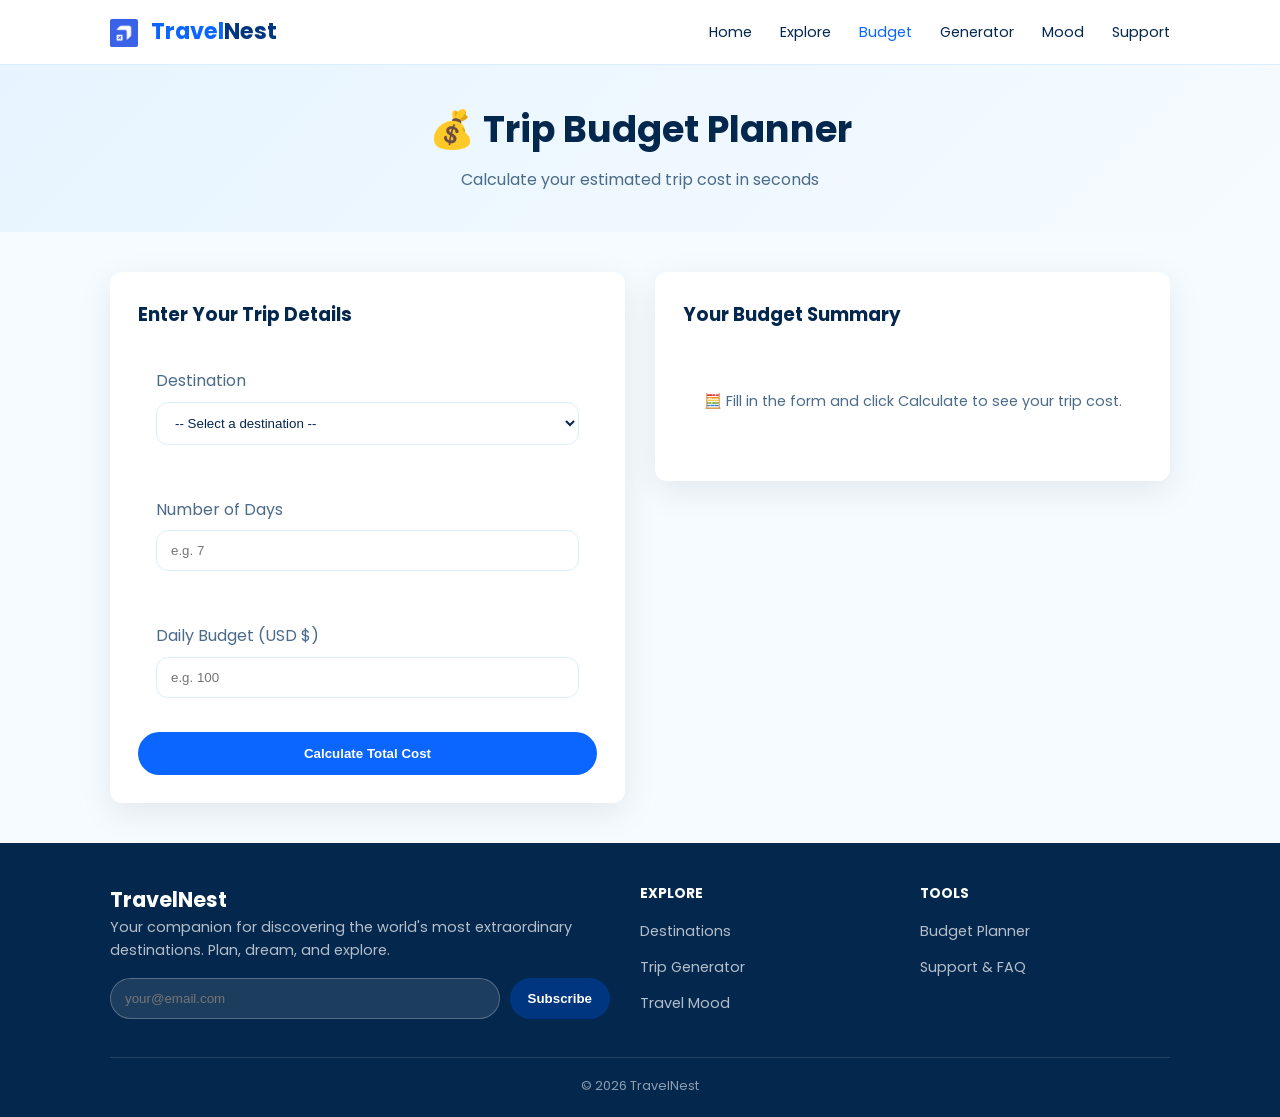
<file: budget.html>
<!DOCTYPE html>
<html lang="en">
<head>
  <meta charset="UTF-8" />
  <meta name="viewport" content="width=device-width, initial-scale=1.0" />
  <meta name="description" content="Plan your trip budget with TravelNest. Calculate total cost and save your planned trips." />
  <title>TravelNest - Budget Planner</title>
  <link rel="icon" href="images/icon.jpg" />
  <link rel="apple-touch-icon" href="images/icon.jpg" />
  <link rel="manifest" href="manifest.json" />
  <link rel="stylesheet" href="css/style.css" />
  <link rel="stylesheet" href="css/budget.css" />
</head>
<body>

  <div id="nav-slot"></div>

  <div class="page-header">
    <div class="container">
      <h1>💰 Trip Budget Planner</h1>
      <p>Calculate your estimated trip cost in seconds</p>
      <h2 class="sr-only">Budget planning tools and results</h2>
    </div>
  </div>

  <section class="section section-tight">
    <div class="container">
      <div class="budget-layout">

        <!-- Form panel -->
        <div class="panel reveal">
          <h3>Enter Your Trip Details</h3>

          <!-- Destination select -->
          <div class="form-group">
            <label for="destSelect">Destination</label>
            <select id="destSelect">
              <option value="">-- Select a destination --</option>
            </select>
          </div>

          <!-- Number of days -->
          <div class="form-group">
            <label for="numDays">Number of Days</label>
            <input type="number" id="numDays" placeholder="e.g. 7" min="1" max="365" />
          </div>

          <!-- Daily budget -->
          <div class="form-group">
            <label for="dailyBudget">Daily Budget (USD $)</label>
            <input type="number" id="dailyBudget" placeholder="e.g. 100" min="1" />
          </div>

          <!-- Error message for validation -->
          <p id="formError" class="error-msg"></p>

          <!-- Calculate button -->
          <button class="btn btn-green btn-block" onclick="calculateBudget()">
            Calculate Total Cost
          </button>
        </div>


        <!-- Result panel -->
        <div class="panel reveal">
          <h3>Your Budget Summary</h3>

          <!-- Placeholder shown before calculation -->
          <div class="result-placeholder" id="resultPlaceholder">
            <p>🧮 Fill in the form and click Calculate to see your trip cost.</p>
          </div>

          <!-- Result shown after calculation -->
          <div id="resultContent" class="hidden">
            <p id="resultDestLabel" class="result-label"></p>
            <div class="total-amount" id="totalAmount"></div>
            <div class="budget-badge" id="budgetBadge"></div>
            <p class="result-detail" id="resultDetail"></p>

            <!-- Progress bar -->
            <p class="progress-info">Budget level:</p>
            <div class="progress-wrap">
              <div class="progress-bar" id="progressBar"></div>
            </div>
            <p id="progressLabel" class="progress-note"></p>

            <!-- Save button -->
            <div class="button-row">
              <button class="btn btn-green btn-small"   onclick="saveTrip()">💾 Save Trip</button>
              <button class="btn btn-outline btn-small"  onclick="resetForm()">Reset</button>
            </div>
            <p id="saveMsg" class="save-message"></p>
          </div>

          <!-- Saved trips list -->
          <div class="saved-section hidden" id="savedSection">
            <h4>📁 Saved Trips</h4>
            <div id="savedList"></div>
          </div>
        </div>

      </div>
    </div>
  </section>

  <div id="footer-slot"></div>

  <script defer src="js/data.js"></script>
  <script>
    var lastResult = null;

    function populateBudgetDestinations() {
      var select = document.getElementById('destSelect');
      destinations.forEach(function (dest) {
        var option = document.createElement('option');
        option.value = dest.name;
        option.textContent = dest.name + ', ' + dest.country;
        select.appendChild(option);
      });
    }

    window.calculateBudget = function () {
      var destName = document.getElementById('destSelect').value;
      var days = parseInt(document.getElementById('numDays').value);
      var daily = parseFloat(document.getElementById('dailyBudget').value);
      var errorEl = document.getElementById('formError');
      if (!destName || !days || !daily || days < 1 || daily < 1) {
        errorEl.textContent = 'Please fill in all fields with valid numbers.';
        errorEl.classList.remove('hidden');
        return;
      }
      errorEl.classList.add('hidden');
      var total = Math.round(daily * days);
      var status, badgeClass, progressPct;
      if (daily < 50) {
        status = 'Low Budget';
        badgeClass = 'badge-low';
        progressPct = 25;
      } else if (daily < 150) {
        status = 'Moderate';
        badgeClass = 'badge-moderate';
        progressPct = 60;
      } else {
        status = 'Luxury';
        badgeClass = 'badge-luxury';
        progressPct = 95;
      }
      document.getElementById('resultPlaceholder').classList.add('hidden');
      document.getElementById('resultContent').classList.remove('hidden');
      document.getElementById('resultDestLabel').textContent = destName.toUpperCase();
      document.getElementById('totalAmount').textContent = '$' + total.toLocaleString();
      var badge = document.getElementById('budgetBadge');
      badge.textContent = status;
      badge.className = 'budget-badge ' + badgeClass;
      document.getElementById('resultDetail').textContent = days + ' days × $' + daily + '/day';
      var bar = document.getElementById('progressBar');
      bar.style.width = '0%';
      setTimeout(function () { bar.style.width = progressPct + '%'; }, 100);
      document.getElementById('progressLabel').textContent = progressPct + '% — ' + status;
      lastResult = {
        destination: destName,
        days: days,
        daily: daily,
        total: total,
        status: status,
        date: new Date().toLocaleDateString()
      };
      document.getElementById('saveMsg').textContent = '';
    };

    window.saveTrip = function () {
      if (!lastResult) return;
      var trips = loadFromStorage('tn_trips');
      trips.unshift(lastResult);
      if (trips.length > 10) trips.pop();
      saveToStorage('tn_trips', trips);
      document.getElementById('saveMsg').textContent = '✅ Trip saved!';
      renderSaved();
    };

    window.deleteTrip = function (index) {
      var trips = loadFromStorage('tn_trips');
      trips.splice(index, 1);
      saveToStorage('tn_trips', trips);
      renderSaved();
    };

    function renderSaved() {
      var trips = loadFromStorage('tn_trips');
      var section = document.getElementById('savedSection');
      var list = document.getElementById('savedList');
      if (trips.length === 0) {
        section.classList.add('hidden');
        return;
      }
      section.classList.remove('hidden');
      list.innerHTML = '';
      trips.forEach(function (trip, index) {
        var item = document.createElement('div');
        item.className = 'saved-item';
        item.innerHTML = '<div><span class="saved-name">' + trip.destination + '</span>' +
          '<span class="meta-text"> &bull; ' + trip.days + ' days &bull; ' + trip.date + '</span></div>' +
          '<span class="saved-cost">$' + trip.total.toLocaleString() + '</span>' +
          '<button class="delete-btn" onclick="deleteTrip(' + index + ')" aria-label="Delete trip">🗑</button>';
        list.appendChild(item);
      });
    }

    window.resetForm = function () {
      document.getElementById('destSelect').value = '';
      document.getElementById('numDays').value = '';
      document.getElementById('dailyBudget').value = '';
      document.getElementById('resultPlaceholder').classList.remove('hidden');
      document.getElementById('resultContent').classList.add('hidden');
      lastResult = null;
    };

    window.addEventListener('DOMContentLoaded', function () {
      initPage('budget');
      populateBudgetDestinations();
      renderSaved();
    });
  </script>

</body>
</html>
</file>
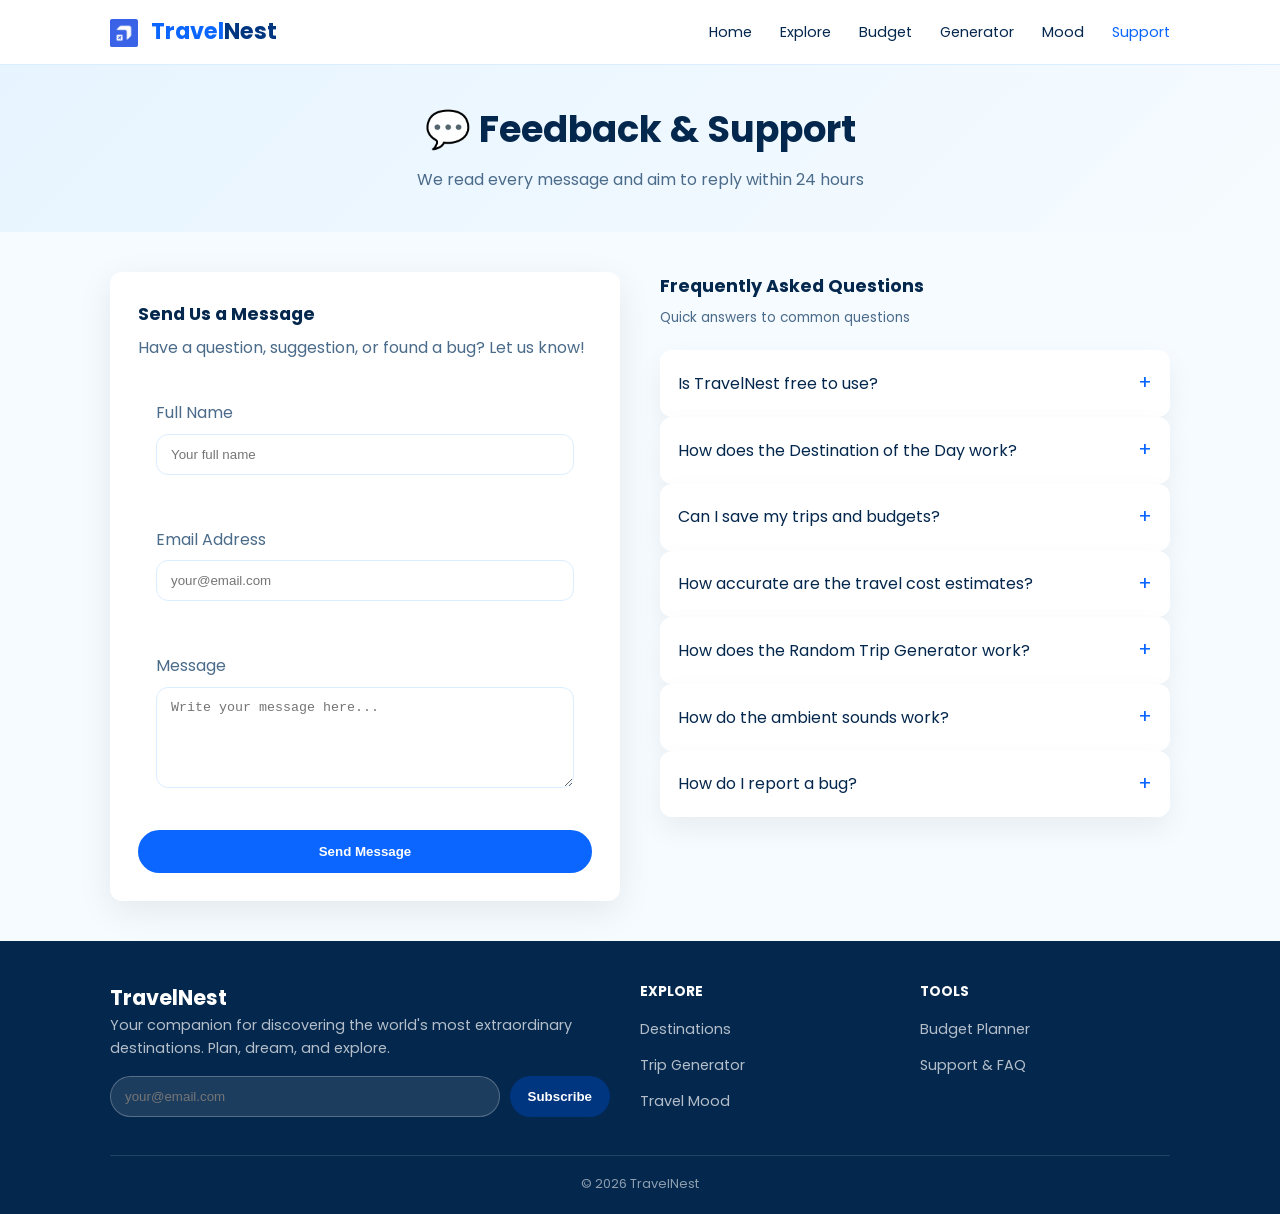
<file: feedback.html>
<!DOCTYPE html>
<html lang="en">
<head>
  <meta charset="UTF-8" />
  <meta name="viewport" content="width=device-width, initial-scale=1.0" />
  <meta name="description" content="Contact TravelNest support, send feedback, and browse frequently asked questions." />
  <title>TravelNest - Feedback & Support</title>
  <link rel="icon" href="images/icon.jpg" />
  <link rel="apple-touch-icon" href="images/icon.jpg" />
  <link rel="manifest" href="manifest.json" />
  <link rel="stylesheet" href="css/style.css" />
  <link rel="stylesheet" href="css/feedback.css" />
</head>
<body>

  <div id="nav-slot"></div>

  <div class="page-header">
    <div class="container">
      <h1>💬 Feedback & Support</h1>
      <p>We read every message and aim to reply within 24 hours</p>
      <h2 class="sr-only">Feedback form and frequently asked questions</h2>
    </div>
  </div>

  <section class="section section-tight">
    <div class="container">
      <div class="feedback-layout">

        <!-- =====================
             CONTACT FORM
             ===================== -->
        <div class="panel reveal">
          <h3>Send Us a Message</h3>
          <p class="panel-sub">Have a question, suggestion, or found a bug? Let us know!</p>

          <!-- Name field -->
          <div class="form-group">
            <label for="fbName">Full Name</label>
            <input type="text" id="fbName" placeholder="Your full name" autocomplete="name" />
            <p class="error-msg" id="errName">Please enter your name.</p>
          </div>

          <!-- Email field -->
          <div class="form-group">
            <label for="fbEmail">Email Address</label>
            <input type="email" id="fbEmail" placeholder="your@email.com" autocomplete="email" />
            <p class="error-msg" id="errEmail">Please enter a valid email address.</p>
          </div>

          <!-- Message field -->
          <div class="form-group">
            <label for="fbMessage">Message</label>
            <textarea id="fbMessage" rows="5" placeholder="Write your message here..."></textarea>
            <p class="error-msg" id="errMsg">Please enter a message (at least 10 characters).</p>
          </div>

          <!-- Submit button -->
          <button class="btn btn-green btn-block" onclick="submitFeedback()">
            Send Message
          </button>

          <!-- Success banner (hidden until form submitted) -->
          <div class="success-banner" id="successBanner">
            🎉 Thank you! Your message has been received.
          </div>
        </div>

        <!-- =====================
             FAQ
             ===================== -->
        <div class="reveal">
          <h3 class="faq-heading">Frequently Asked Questions</h3>
          <p class="faq-description">Quick answers to common questions</p>

          <!-- FAQ items built by JS below -->
          <div id="faqContainer"></div>
        </div>

      </div>
    </div>
  </section>

  <div id="footer-slot"></div>

  <script defer src="js/data.js"></script>
  <script>
    var faqData = [
      {
        q: "Is TravelNest free to use?",
        a: "Yes! TravelNest is completely free. All features — exploring destinations, planning budgets, generating trips — are available at no cost."
      },
      {
        q: "How does the Destination of the Day work?",
        a: "The page selects a featured destination based on the current date so the featured item changes over time."
      },
      {
        q: "Can I save my trips and budgets?",
        a: "Yes. Your saved trips, wishlist, and destination tracking are all stored in your browser using localStorage, so they stay saved across visits."
      },
      {
        q: "How accurate are the travel cost estimates?",
        a: "The cost estimates are rough guides to help you plan. Actual prices vary by season, availability, and personal choices. Always check current prices before booking."
      },
      {
        q: "How does the Random Trip Generator work?",
        a: "It filters our destination data based on your chosen travel type and budget, then randomly selects one destination from the matching results."
      },
      {
        q: "How do the ambient sounds work?",
        a: "The sounds are generated directly in your browser using the Web Audio API. No audio files are downloaded — it all runs in JavaScript."
      },
      {
        q: "How do I report a bug?",
        a: "Use the contact form on this page! Describe what happened and we will look into it as soon as possible."
      }
    ];

    function buildFaq() {
      var container = document.getElementById('faqContainer');
      faqData.forEach(function (item, index) {
        var div = document.createElement('div');
        div.className = 'faq-item';
        div.id = 'faq-' + index;

        div.innerHTML = `
          <div class="faq-question" onclick="toggleFaq(${index})">
            <span>${item.q}</span>
            <span class="faq-icon">+</span>
          </div>
          <div class="faq-answer">
            <p>${item.a}</p>
          </div>`;

        container.appendChild(div);
      });
    }

    window.toggleFaq = function (index) {
      var item   = document.getElementById('faq-' + index);
      var isOpen = item.classList.contains('open');

      document.querySelectorAll('.faq-item').forEach(function (el) {
        el.classList.remove('open');
      });

      if (!isOpen) {
        item.classList.add('open');
      }
    };

    window.submitFeedback = function () {
      var name    = document.getElementById('fbName').value.trim();
      var email   = document.getElementById('fbEmail').value.trim();
      var message = document.getElementById('fbMessage').value.trim();

      var isValid = true;

      if (name.length < 2) {
        document.getElementById('fbName').classList.add('invalid');
        isValid = false;
      } else {
        document.getElementById('fbName').classList.remove('invalid');
      }

      var emailOk = email.includes('@') && email.includes('.');
      if (!emailOk) {
        document.getElementById('fbEmail').classList.add('invalid');
        isValid = false;
      } else {
        document.getElementById('fbEmail').classList.remove('invalid');
      }

      if (message.length < 10) {
        document.getElementById('fbMessage').classList.add('invalid');
        isValid = false;
      } else {
        document.getElementById('fbMessage').classList.remove('invalid');
      }

      if (!isValid) return;

      var feedback = loadFromStorage('tn_feedback');
      feedback.unshift({
        name:    name,
        email:   email,
        message: message,
        date:    new Date().toLocaleString()
      });
      saveToStorage('tn_feedback', feedback);

      document.getElementById('fbName').value    = '';
      document.getElementById('fbEmail').value   = '';
      document.getElementById('fbMessage').value = '';

      var banner = document.getElementById('successBanner');
      banner.classList.add('show');
      setTimeout(function () {
        banner.classList.remove('show');
      }, 5000);
    };

    window.addEventListener('DOMContentLoaded', function () {
      initPage('feedback');
      buildFaq();
    });
  </script>

</body>
</html>
</file>
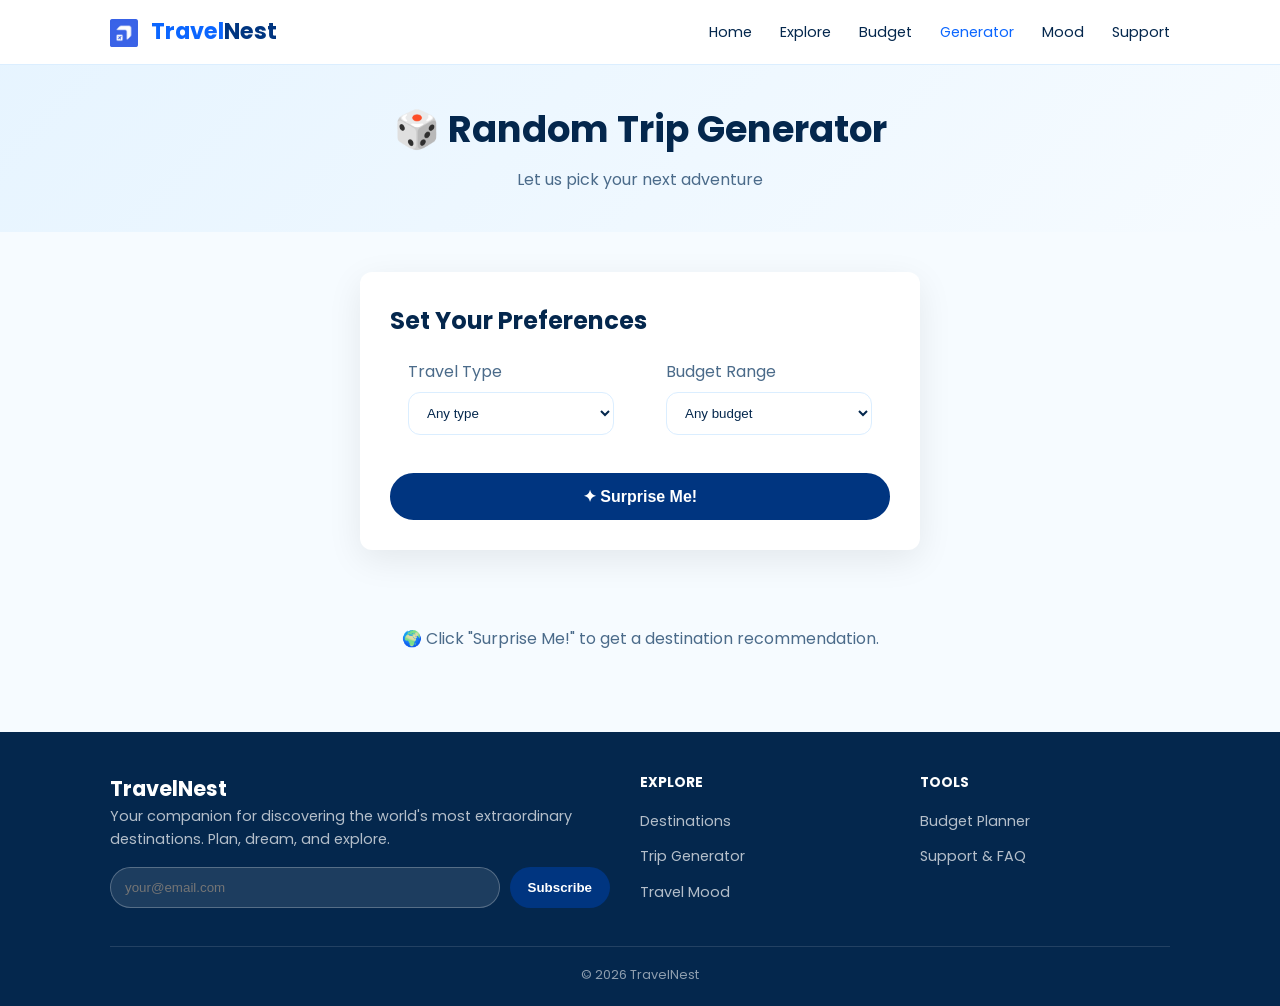
<file: generator.html>
<!DOCTYPE html>
<html lang="en">
<head>
  <meta charset="UTF-8" />
  <meta name="viewport" content="width=device-width, initial-scale=1.0" />
  <meta name="description" content="Use TravelNest's random trip generator to discover your next destination. Filter by type and budget." />
  <title>TravelNest - Trip Generator</title>
  <link rel="icon" href="images/icon.jpg" />
  <link rel="apple-touch-icon" href="images/icon.jpg" />
  <link rel="manifest" href="manifest.json" />
  <link rel="stylesheet" href="css/style.css" />
  <link rel="stylesheet" href="css/generator.css" />
</head>
<body>

  <div id="nav-slot"></div>

  <div class="page-header">
    <div class="container">
      <h1>🎲 Random Trip Generator</h1>
      <p>Let us pick your next adventure</p>
    </div>
  </div>

  <section class="section section-tight">
    <div class="container">

      <!-- Preference form -->
      <div class="gen-form reveal">
        <h2>Set Your Preferences</h2>

        <div class="gen-selects">
          <div class="form-group no-bottom">
            <label for="travelType">Travel Type</label>
            <select id="travelType">
              <option value="">Any type</option>
              <option value="adventure">Adventure</option>
              <option value="relaxation">Relaxation</option>
              <option value="cultural">Cultural</option>
              <option value="nature">Nature</option>
            </select>
          </div>

          <div class="form-group no-bottom">
            <label for="budgetRange">Budget Range</label>
            <select id="budgetRange">
              <option value="">Any budget</option>
              <option value="low">Low Budget</option>
              <option value="medium">Mid-range</option>
              <option value="high">Luxury</option>
            </select>
          </div>
        </div>

        <!-- Surprise Me button -->
        <button class="btn btn-orange btn-block btn-large" id="surpriseBtn" onclick="generateTrip()">
          ✦ Surprise Me!
        </button>
      </div>


      <!-- Prompt shown before any generation -->
      <div class="gen-prompt" id="genPrompt">
        <p>🌍 Click "Surprise Me!" to get a destination recommendation.</p>
      </div>

      <!-- Result card (hidden until a trip is generated) -->
      <div class="result-card hidden" id="resultCard">
        <img id="resultImage" class="result-image" src="images/placeholder.svg" alt="Selected destination image" loading="lazy" />
        <div class="result-card-body">
          <span id="resultTag" class="result-tag"></span>
          <h2 id="resultName" class="result-title">Result</h2>
          <p class="region" id="resultRegion"></p>
          <p id="resultDesc"></p>
          <div class="result-actions">
            <button class="btn btn-green btn-small" onclick="addToWishlist()">❤ Add to Wishlist</button>
            <a href="budget.html" class="btn btn-outline btn-small">Plan Budget</a>
          </div>
          <p id="wishMsg" class="feedback-message"></p>
        </div>
      </div>


      <!-- Wishlist section -->
      <div id="wishlistSection" class="reveal hidden">
        <h2 class="section-heading section-heading-left">❤ Your Wishlist</h2>
        <p class="section-description">Destinations you are dreaming about</p>
        <div class="wishlist-grid" id="wishlistGrid"></div>
      </div>

    </div>
  </section>

  <div id="footer-slot"></div>

  <script defer src="js/data.js"></script>
  <script>
    var currentDest = null;

    window.generateTrip = function () {
      var type = document.getElementById('travelType').value;
      var budget = document.getElementById('budgetRange').value;
      var pool = destinations.filter(function (d) {
        var typeMatch = (!type || d.type === type);
        var budgetMatch = (!budget || d.budget === budget);
        return typeMatch && budgetMatch;
      });
      if (pool.length === 0) pool = destinations;
      var filtered = pool.filter(function (d) { return !currentDest || d.id !== currentDest.id; });
      if (filtered.length === 0) filtered = pool;
      var pick = filtered[Math.floor(Math.random() * filtered.length)];
      currentDest = pick;
      var btn = document.getElementById('surpriseBtn');
      btn.classList.add('animate');
      setTimeout(function () { btn.classList.remove('animate'); }, 500);
      document.getElementById('genPrompt').classList.add('hidden');
      document.getElementById('resultCard').classList.remove('hidden');
      document.getElementById('resultImage').src = pick.image || 'images/placeholder.svg';
      document.getElementById('resultImage').alt = pick.name;
      document.getElementById('resultTag').textContent = pick.type + ' · ' + pick.budget + ' budget';
      document.getElementById('resultName').textContent = pick.name;
      document.getElementById('resultRegion').textContent = pick.country + ' · ' + pick.continent;
      document.getElementById('resultDesc').textContent = pick.desc;
      document.getElementById('wishMsg').textContent = '';
    };

    window.addToWishlist = function () {
      if (!currentDest) return;
      var wishlist = loadFromStorage('tn_wishlist');
      var exists = wishlist.some(function (w) { return w.id === currentDest.id; });
      if (!exists) {
        wishlist.push({
          id: currentDest.id,
          name: currentDest.name,
          country: currentDest.country,
          image: currentDest.image || 'images/placeholder.svg'
        });
        saveToStorage('tn_wishlist', wishlist);
        document.getElementById('wishMsg').textContent = '✅ ' + currentDest.name + ' added to wishlist!';
      } else {
        document.getElementById('wishMsg').textContent = currentDest.name + ' is already in your wishlist.';
      }
      renderWishlist();
    };

    window.removeFromWishlist = function (id) {
      var wishlist = loadFromStorage('tn_wishlist').filter(function (w) { return w.id !== id; });
      saveToStorage('tn_wishlist', wishlist);
      renderWishlist();
    };

    function renderWishlist() {
      var wishlist = loadFromStorage('tn_wishlist');
      var section = document.getElementById('wishlistSection');
      var grid = document.getElementById('wishlistGrid');
      if (wishlist.length === 0) {
        section.classList.add('hidden');
        return;
      }
      section.classList.remove('hidden');
      grid.innerHTML = '';
      wishlist.forEach(function (item) {
        var div = document.createElement('div');
        div.className = 'wish-item';
        div.innerHTML = '<img src="' + (item.image || 'images/placeholder.svg') + '" alt="' + item.name + '" loading="lazy" class="wish-thumb" />' +
          '<div><p class="wish-name">' + item.name + '</p><p class="wish-country">' + item.country + '</p></div>' +
          '<button class="wish-remove" onclick="removeFromWishlist(' + item.id + ')" aria-label="Remove ' + item.name + '">×</button>';
        grid.appendChild(div);
      });
    }

    window.addEventListener('DOMContentLoaded', function () {
      initPage('generator');
      renderWishlist();
    });
  </script>

</body>
</html>
</file>
<file: css/style.css>
/* TravelNest — main stylesheet for all pages */

/* Import Google Font */
@import url('https://fonts.googleapis.com/css2?family=Poppins:wght@300;400;600;700&display=swap');

:root {
  --primary: #0b66ff;
  --primary-light: #66a3ff;
  --accent: #003580;
  --dark: #04274d;
  --grey-bg: #f6fbff;
  --white: #ffffff;
  --text: #04274d;
  --text-light: #4b6b8a;
  --border: #dbeeff;
  --shadow: 0 10px 35px rgba(0, 0, 0, 0.08);
  --radius: 12px;
}

* {
  box-sizing: border-box;
  margin: 0;
  padding: 0;
}

html,
body {
  min-height: 100%;
}

body {
  font-family: 'Poppins', sans-serif;
  background: var(--grey-bg);
  color: var(--text);
  line-height: 1.6;
}

a {
  color: var(--primary);
  text-decoration: none;
}

a:hover {
  color: var(--primary-light);
}

img {
  max-width: 100%;
  display: block;
}

ul {
  list-style: none;
}

.container {
  max-width: 1100px;
  margin: 0 auto;
  padding: 0 20px;
}

.section {
  padding: 60px 0;
}

.section-heading {
  text-align: center;
  font-size: 2rem;
  font-weight: 700;
  margin-bottom: 12px;
}

.section-sub {
  text-align: center;
  color: var(--text-light);
  max-width: 700px;
  margin: 0 auto;
  font-size: 0.98rem;
}

.btn {
  display: inline-flex;
  align-items: center;
  justify-content: center;
  padding: 12px 26px;
  border-radius: 50px;
  font-weight: 600;
  border: 2px solid transparent;
  cursor: pointer;
  transition: all 0.25s ease;
}

.btn-green {
  background: var(--primary);
  color: var(--white);
  border-color: var(--primary);
}

.btn-green:hover {
  background: var(--primary-light);
  border-color: var(--primary-light);
}

.btn-outline {
  background: transparent;
  color: var(--primary);
  border-color: var(--primary);
}

.btn-outline:hover {
  background: var(--primary);
  color: var(--white);
}

.btn-orange {
  background: var(--accent);
  color: var(--white);
  border-color: var(--accent);
}

.btn-orange:hover {
  background: #0047b3;
}

.navbar {
  position: fixed;
  top: 0;
  left: 0;
  width: 100%;
  height: 65px;
  background: var(--white);
  border-bottom: 1px solid var(--border);
  display: flex;
  align-items: center;
  z-index: 1000;
}

.nav-inner {
  width: 100%;
  max-width: 1100px;
  margin: 0 auto;
  padding: 0 20px;
  display: flex;
  justify-content: space-between;
  align-items: center;
}

.nav-logo {
  font-size: 1.4rem;
  font-weight: 700;
  color: var(--primary);
}

.nav-logo span {
  color: var(--accent);
}

.nav-icon {
  margin-right: 8px;
  display: inline-block;
  height: 28px;
  width: 28px;
  vertical-align: middle;
}

.nav-links {
  display: flex;
  gap: 28px;
  align-items: center;
}

.nav-links a {
  font-size: 0.9rem;
  color: var(--text);
  transition: color 0.25s ease;
}

.nav-links a:hover,
.nav-links a.active {
  color: var(--primary);
}

.hamburger {
  display: none;
  width: 32px;
  height: 24px;
  border: none;
  background: none;
  cursor: pointer;
  flex-direction: column;
  justify-content: space-between;
}

.hamburger span {
  width: 100%;
  height: 3px;
  background: var(--text);
  border-radius: 2px;
}

.page-header {
  padding-top: 100px;
  padding-bottom: 40px;
  text-align: center;
  background: linear-gradient(135deg, #e6f4ff, var(--grey-bg));
}

.page-header h1 {
  font-size: 2.3rem;
  color: var(--dark);
}

.page-header p {
  color: var(--text-light);
  margin-top: 8px;
}

.cards-grid,
.result-grid,
.wishlist-grid {
  display: grid;
  grid-template-columns: repeat(auto-fill, minmax(270px, 1fr));
  gap: 24px;
}

.card,
.result-card,
.wish-card,
.faq-item {
  background: var(--white);
  border-radius: var(--radius);
  box-shadow: 0 14px 40px rgba(0, 0, 0, 0.06);
  overflow: hidden;
  transition: transform 0.25s ease, box-shadow 0.25s ease;
}

.card:hover,
.result-card:hover,
.wish-card:hover {
  transform: translateY(-4px);
}

.card-image,
.result-image,
.modal-image,
.wish-thumb {
  width: 100%;
  object-fit: cover;
  transition: transform 300ms ease, filter 300ms ease;
}

.card:hover .card-image,
.result-card:hover .result-image {
  transform: scale(1.03);
  filter: brightness(0.97) contrast(1.02);
}

.card-body,
.modal-body,
.wish-body,
.form-group {
  padding: 18px;
}

.card-title,
.modal-title,
.result-title,
.wish-title {
  font-size: 1.05rem;
  font-weight: 700;
  color: var(--dark);
  margin-bottom: 8px;
}

.card-country,
.card-desc,
.modal-country,
.modal-desc,
.faq-question,
.faq-answer p,
.form-group label {
  color: var(--text-light);
}

.modal-overlay {
  display: none;
  position: fixed;
  inset: 0;
  background: rgba(0, 0, 0, 0.55);
  z-index: 2000;
  justify-content: center;
  align-items: center;
  padding: 20px;
}

.modal-overlay.active {
  display: flex;
}

.modal-box {
  background: var(--white);
  border-radius: var(--radius);
  width: 100%;
  max-width: 640px;
  max-height: 88vh;
  overflow-y: auto;
  padding: 28px;
  position: relative;
}

.modal-close-btn {
  position: absolute;
  top: 16px;
  right: 16px;
  width: 34px;
  height: 34px;
  border: none;
  border-radius: 50%;
  background: var(--grey-bg);
  cursor: pointer;
}

.modal-close-btn:hover {
  background: var(--border);
}

.modal-emoji {
  font-size: 3rem;
  margin-bottom: 10px;
}

.modal-box h4,
.accent-heading {
  font-size: 0.95rem;
  font-weight: 700;
  color: var(--primary);
  margin-top: 20px;
  margin-bottom: 10px;
}

.cost-table {
  width: 100%;
  border-collapse: collapse;
  margin-top: 12px;
  font-size: 0.9rem;
}

.cost-table th,
.cost-table td {
  padding: 12px 10px;
  border-bottom: 1px solid var(--border);
}

.cost-table th {
  background: var(--primary);
  color: var(--white);
  text-align: left;
}

.cost-table tr:nth-child(even) td {
  background: var(--grey-bg);
}

.form-group {
  margin-bottom: 16px;
}

.form-group label {
  display: block;
  margin-bottom: 8px;
}

.form-group input,
.form-group select,
.form-group textarea {
  width: 100%;
  padding: 12px 14px;
  border: 1.5px solid var(--border);
  border-radius: var(--radius);
  background: var(--white);
  color: var(--text);
}

.form-group input:focus,
.form-group select:focus,
.form-group textarea:focus {
  border-color: var(--primary);
  outline: none;
}

input.invalid,
textarea.invalid {
  border-color: #e53935;
}

.error-msg {
  display: none;
  color: #e53935;
  font-size: 0.82rem;
  margin-top: 6px;
}

input.invalid + .error-msg,
textarea.invalid + .error-msg {
  display: block;
}

.success-banner {
  display: none;
  background: #d4edda;
  color: #155724;
  padding: 14px 16px;
  border-radius: var(--radius);
  margin-top: 12px;
}

.success-banner.show {
  display: block;
  animation: fadeIn 0.35s ease;
}

.progress-wrap {
  width: 100%;
  height: 12px;
  border-radius: 999px;
  overflow: hidden;
  background: var(--border);
  margin-top: 10px;
}

.progress-bar {
  width: 0;
  height: 100%;
  background: var(--primary);
  border-radius: inherit;
  transition: width 0.8s ease;
}

.faq-item {
  border-radius: var(--radius);
  overflow: hidden;
  box-shadow: 0 12px 28px rgba(0, 0, 0, 0.06);
}

.faq-question {
  padding: 18px;
  display: flex;
  justify-content: space-between;
  align-items: center;
  cursor: pointer;
  color: var(--dark);
}

.faq-question:hover {
  background: var(--grey-bg);
}

.faq-icon {
  font-size: 1.2rem;
  color: var(--primary);
  transition: transform 0.3s ease;
}

.faq-item.open .faq-icon {
  transform: rotate(45deg);
}

.faq-answer {
  max-height: 0;
  overflow: hidden;
  transition: max-height 0.4s ease;
}

.faq-item.open .faq-answer {
  max-height: 240px;
}

.faq-answer p {
  padding: 18px;
  color: var(--text-light);
}

.sr-only {
  position: absolute;
  width: 1px;
  height: 1px;
  padding: 0;
  margin: -1px;
  overflow: hidden;
  clip: rect(0, 0, 0, 0);
  white-space: nowrap;
  border: 0;
}

.hidden {
  display: none !important;
}

.btn-block {
  width: 100%;
}

.btn-small {
  font-size: 0.85rem;
}

.button-row {
  margin-top: 20px;
  display: flex;
  gap: 10px;
  flex-wrap: wrap;
  align-items: center;
}

.section-tight {
  padding-top: 40px;
  padding-bottom: 40px;
}

.section-left {
  text-align: left;
}

.meta-text {
  color: var(--text-light);
  font-size: 0.78rem;
}

.btn-large {
  font-size: 1rem;
}

.no-bottom {
  margin-bottom: 0;
}

.section-description {
  color: var(--text-light);
  font-size: 0.88rem;
  margin-bottom: 18px;
}

.small-tag {
  display: inline-block;
  background: var(--primary-light);
  color: var(--primary);
  font-size: 0.72rem;
  font-weight: 700;
  padding: 3px 12px;
  border-radius: 50px;
  text-transform: uppercase;
}

.modal-message {
  color: var(--primary);
  font-size: 0.88rem;
  margin-left: auto;
}

footer {
  background: var(--dark);
  color: rgba(255, 255, 255, 0.8);
  padding: 40px 0 20px;
}

.footer-grid {
  display: grid;
  grid-template-columns: 2fr 1fr 1fr;
  gap: 30px;
}

.footer-logo {
  font-size: 1.3rem;
  font-weight: 700;
  color: var(--white);
}

.footer-logo span {
  color: var(--white);
}

.footer-desc,
.footer-col ul a {
  font-size: 0.9rem;
  color: rgba(255, 255, 255, 0.7);
}

.footer-col h5 {
  font-size: 0.85rem;
  font-weight: 700;
  margin-bottom: 14px;
  color: var(--white);
  text-transform: uppercase;
}

.footer-col ul li {
  margin-bottom: 10px;
}

.footer-col ul a:hover {
  color: var(--accent);
}

.newsletter-form {
  display: flex;
  gap: 10px;
  margin-top: 16px;
}

.newsletter-form input {
  flex: 1;
  padding: 12px 14px;
  border-radius: 50px;
  border: 1.5px solid rgba(255, 255, 255, 0.25);
  background: rgba(255, 255, 255, 0.1);
  color: var(--white);
}

.newsletter-form button {
  padding: 12px 18px;
  border-radius: 50px;
  border: none;
  background: var(--accent);
  color: var(--white);
  font-weight: 600;
}

#newsletter-msg {
  margin-top: 10px;
  color: var(--accent);
  font-size: 0.85rem;
}

.footer-bottom {
  margin-top: 28px;
  border-top: 1px solid rgba(255, 255, 255, 0.12);
  padding-top: 18px;
  text-align: center;
  font-size: 0.8rem;
  color: rgba(255, 255, 255, 0.55);
}

.reveal {
  opacity: 0;
  transform: translateY(25px);
  transition: opacity 0.5s ease, transform 0.5s ease;
}

.reveal.visible {
  opacity: 1;
  transform: translateY(0);
}

@keyframes fadeIn {
  from {
    opacity: 0;
    transform: translateY(8px);
  }
  to {
    opacity: 1;
    transform: translateY(0);
  }
}

@media (max-width: 900px) {
  .footer-grid {
    grid-template-columns: 1fr 1fr;
  }
}

@media (max-width: 640px) {
  .hamburger {
    display: flex;
  }

  .nav-links {
    position: fixed;
    top: 65px;
    left: 0;
    width: 100%;
    background: var(--white);
    flex-direction: column;
    gap: 0;
    padding: 0;
    border-top: 1px solid var(--border);
    transform: translateY(-110%);
    opacity: 0;
    transition: all 0.35s ease;
    box-shadow: 0 10px 30px rgba(0, 0, 0, 0.08);
  }

  .nav-links.open {
    transform: translateY(0);
    opacity: 1;
  }

  .nav-links a {
    display: block;
    padding: 14px 20px;
    border-bottom: 1px solid var(--border);
  }

  .section-heading {
    font-size: 1.5rem;
  }

  .footer-grid {
    grid-template-columns: 1fr;
  }

  .newsletter-form {
    flex-direction: column;
  }
}
</file>
<file: css/budget.css>
.budget-layout {
  display: grid;
  grid-template-columns: 1fr 1fr;
  gap: 30px;
  align-items: start;
}

.panel {
  background-color: var(--white);
  border-radius: var(--radius);
  box-shadow: var(--shadow);
  padding: 28px;
}

.panel h3 {
  font-size: 1.15rem;
  color: var(--dark);
  margin-bottom: 20px;
}

.result-placeholder {
  text-align: center;
  padding: 40px 20px;
  color: var(--text-light);
  font-size: 0.9rem;
}

.total-amount {
  font-size: 2.6rem;
  font-weight: 700;
  color: var(--dark);
  margin: 10px 0;
}

.budget-badge {
  display: inline-block;
  padding: 8px 16px;
  border-radius: 50px;
  font-size: 0.92rem;
  font-weight: 700;
  margin-bottom: 10px;
}

.badge-low      { background-color: #d4edda; color: #1a6b3c; }
.badge-moderate { background-color: #fff3cd; color: #856404; }
.badge-luxury   { background-color: #f8d7da; color: #721c24; }

.result-detail {
  font-size: 0.85rem;
  color: var(--text-light);
  margin-bottom: 6px;
}

.result-label {
  font-size: 0.78rem;
  font-weight: 700;
  color: var(--accent);
  text-transform: uppercase;
  letter-spacing: 0.05em;
  margin-bottom: 12px;
}

.progress-info {
  font-size: 0.8rem;
  color: var(--text-light);
  margin-top: 14px;
}

.progress-note {
  font-size: 0.75rem;
  color: var(--text-light);
}

.button-row {
  margin-top: 20px;
  display: flex;
  gap: 10px;
  flex-wrap: wrap;
}

.save-message {
  font-size: 0.8rem;
  color: var(--primary);
  margin-top: 8px;
}

.saved-section {
  margin-top: 30px;
}

.saved-section h4 {
  font-size: 1rem;
  color: var(--dark);
  margin-bottom: 14px;
}

.saved-item {
  display: flex;
  justify-content: space-between;
  align-items: center;
  padding: 10px 14px;
  background-color: var(--grey-bg);
  border-radius: 8px;
  margin-bottom: 8px;
  font-size: 0.85rem;
}

.saved-name {
  font-weight: 600;
  color: var(--dark);
}

.saved-cost {
  color: var(--primary);
  font-weight: 600;
}

.delete-btn {
  background: none;
  border: none;
  color: #e53935;
  cursor: pointer;
  font-size: 0.9rem;
}

.hidden {
  display: none !important;
}

@media (max-width: 768px) {
  .budget-layout { grid-template-columns: 1fr; }
}
</file>
<file: css/feedback.css>
.feedback-layout {
  display: grid;
  grid-template-columns: 1fr 1fr;
  gap: 40px;
  align-items: start;
}

.panel {
  background-color: var(--white);
  border-radius: var(--radius);
  box-shadow: var(--shadow);
  padding: 28px;
}

.panel h3 {
  font-size: 1.1rem;
  color: var(--dark);
  margin-bottom: 6px;
}

.panel .panel-sub {
  color: var(--text-light);
  margin-bottom: 22px;
}

.faq-heading {
  font-size: 1.1rem;
  color: var(--dark);
  margin-bottom: 6px;
}

.faq-description {
  font-size: 0.85rem;
  color: var(--text-light);
  margin-bottom: 22px;
}

.btn-block {
  width: 100%;
}

@media (max-width: 768px) {
  .feedback-layout { grid-template-columns: 1fr; }
}
</file>
<file: css/generator.css>
.gen-form {
  background-color: var(--white);
  border-radius: var(--radius);
  box-shadow: var(--shadow);
  padding: 30px;
  max-width: 560px;
  margin: 0 auto 36px;
}

.gen-form h3 {
  font-size: 1.1rem;
  color: var(--dark);
  margin-bottom: 20px;
}

.gen-selects {
  display: grid;
  grid-template-columns: 1fr 1fr;
  gap: 16px;
  margin-bottom: 20px;
}

.btn-orange.animate {
  animation: bounce 0.4s ease;
}

.result-card {
  background-color: var(--white);
  border-radius: var(--radius);
  box-shadow: var(--shadow);
  max-width: 600px;
  margin: 0 auto 40px;
  overflow: hidden;
}

.result-card-emoji {
  font-size: 6rem;
  text-align: center;
  padding: 40px 0 30px;
  background-color: var(--grey-bg);
  display: block;
}

.result-card-body {
  padding: 24px;
}

.result-card-body h2 {
  font-size: 1.6rem;
  color: var(--dark);
  margin-bottom: 4px;
}

.result-title {
  margin-top: 10px;
}

.feedback-message {
  font-size: 0.82rem;
  color: var(--primary);
  margin-top: 10px;
}

.result-card-body .region {
  color: var(--text-light);
  font-size: 0.88rem;
  margin-bottom: 12px;
}

.result-card-body p {
  font-size: 0.9rem;
  color: var(--text);
  margin-bottom: 20px;
  line-height: 1.7;
}

.result-actions {
  display: flex;
  gap: 12px;
  flex-wrap: wrap;
}

.wishlist-grid {
  display: grid;
  grid-template-columns: repeat(auto-fill, minmax(200px, 1fr));
  gap: 14px;
  margin-top: 16px;
}

.wish-item {
  background-color: var(--white);
  border-radius: var(--radius);
  box-shadow: var(--shadow);
  padding: 14px;
  display: flex;
  align-items: center;
  gap: 12px;
}

.wish-emoji {
  font-size: 1.6rem;
}

.wish-name {
  font-weight: 600;
  font-size: 0.9rem;
  color: var(--dark);
}

.wish-country {
  font-size: 0.78rem;
  color: var(--text-light);
}

.wish-remove {
  margin-left: auto;
  background: none;
  border: none;
  color: var(--text-light);
  cursor: pointer;
  font-size: 1rem;
}

.wish-remove:hover {
  color: #e53935;
}

.wish-thumb {
  width: 64px;
  height: 48px;
  object-fit: cover;
  border-radius: 8px;
  flex-shrink: 0;
}

.gen-prompt {
  text-align: center;
  padding: 40px 20px;
  color: var(--text-light);
}

.result-tag {
  background: var(--primary-light);
  color: var(--primary);
  font-size: 0.72rem;
  font-weight: 700;
  padding: 3px 12px;
  border-radius: 50px;
  text-transform: uppercase;
  display: inline-block;
}

.section-heading-left {
  text-align: left;
}

.section-description {
  color: var(--text-light);
  font-size: 0.88rem;
  margin-bottom: 16px;
}

.hidden {
  display: none !important;
}

@media (max-width: 560px) {
  .gen-selects { grid-template-columns: 1fr; }
}
</file>
